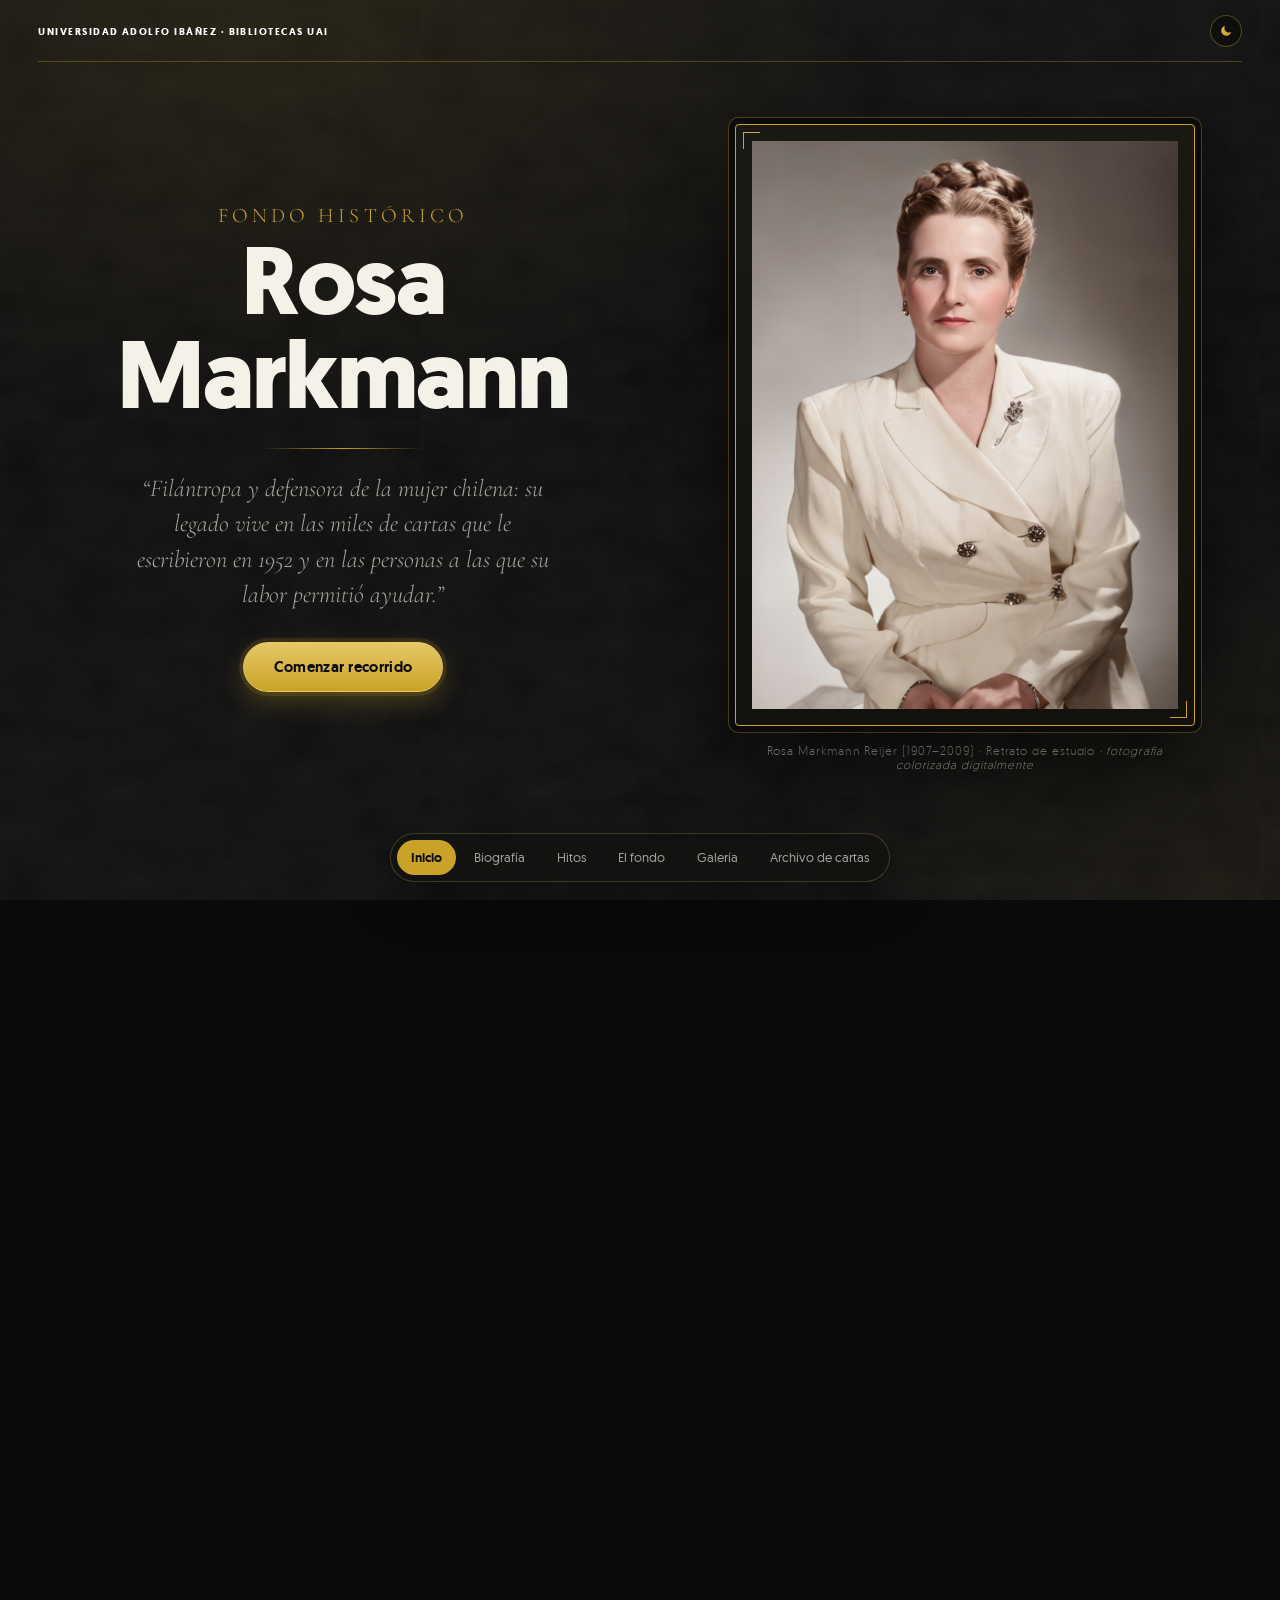
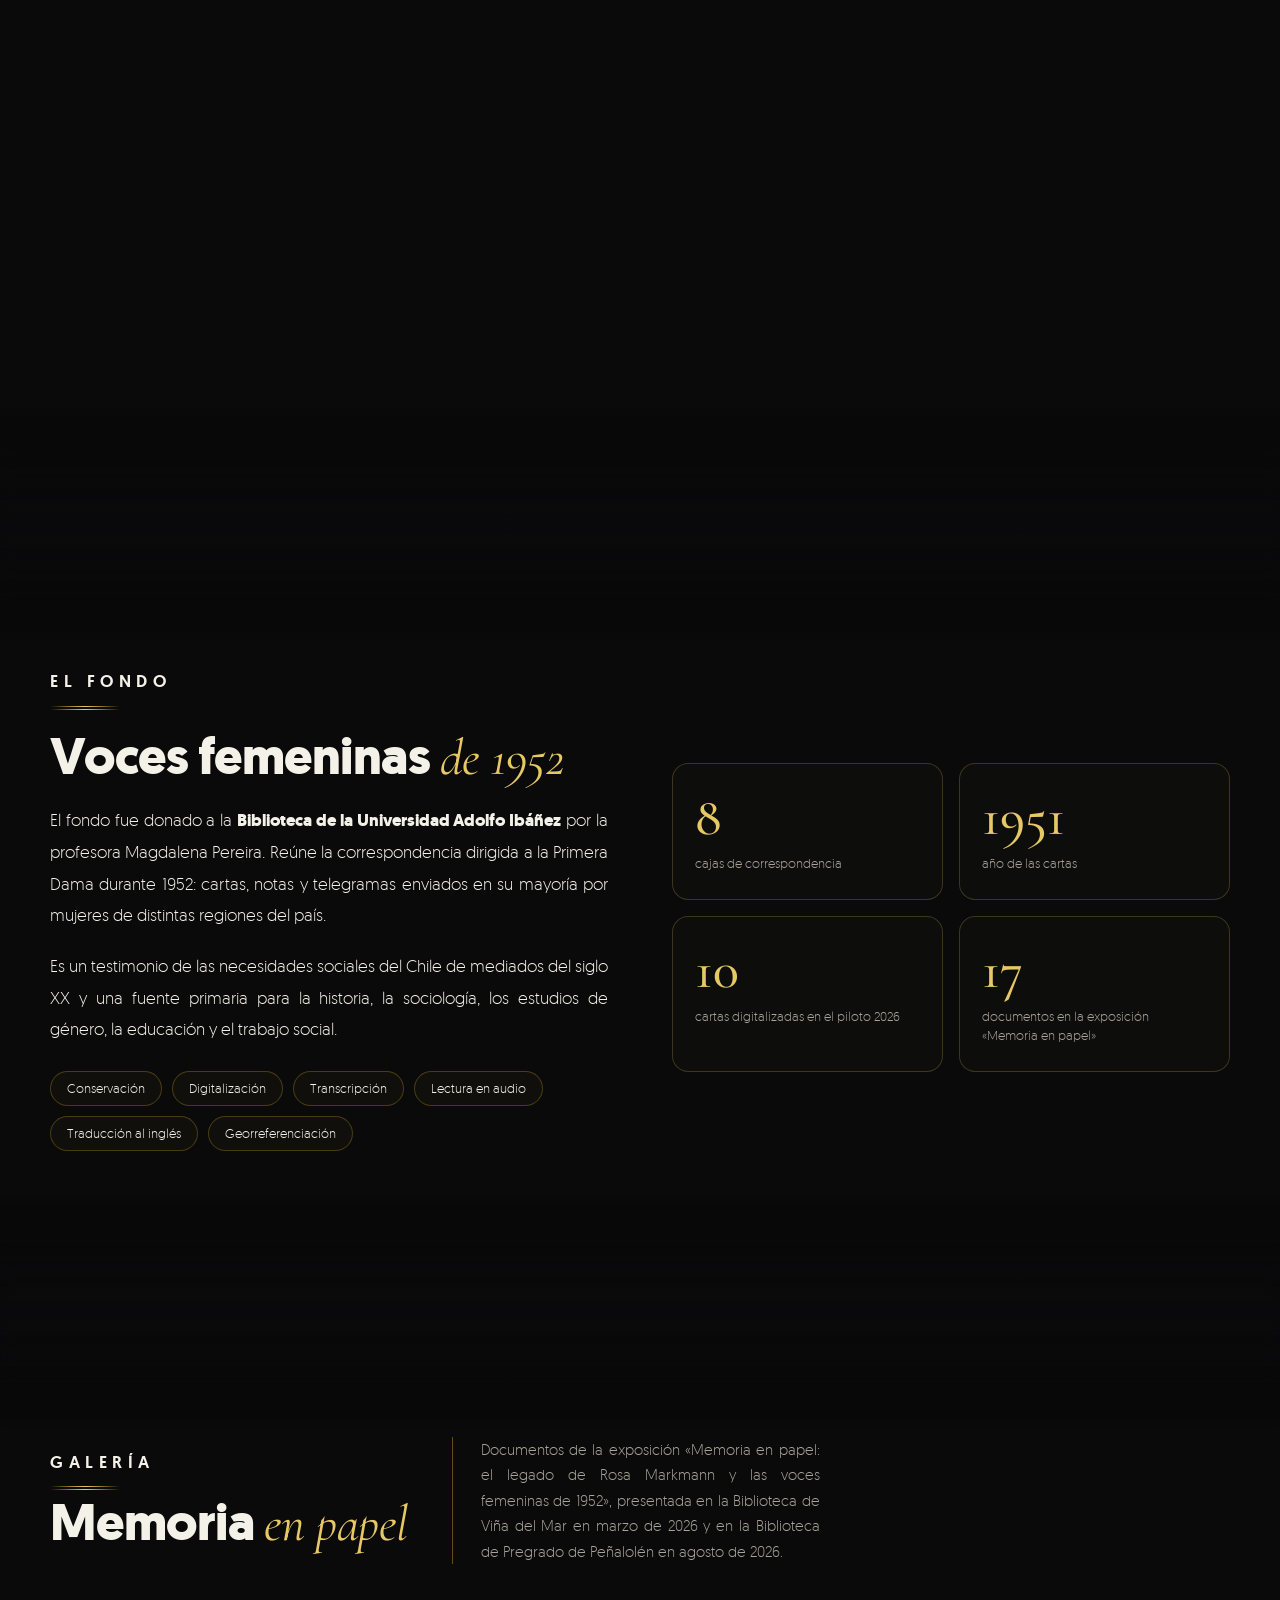
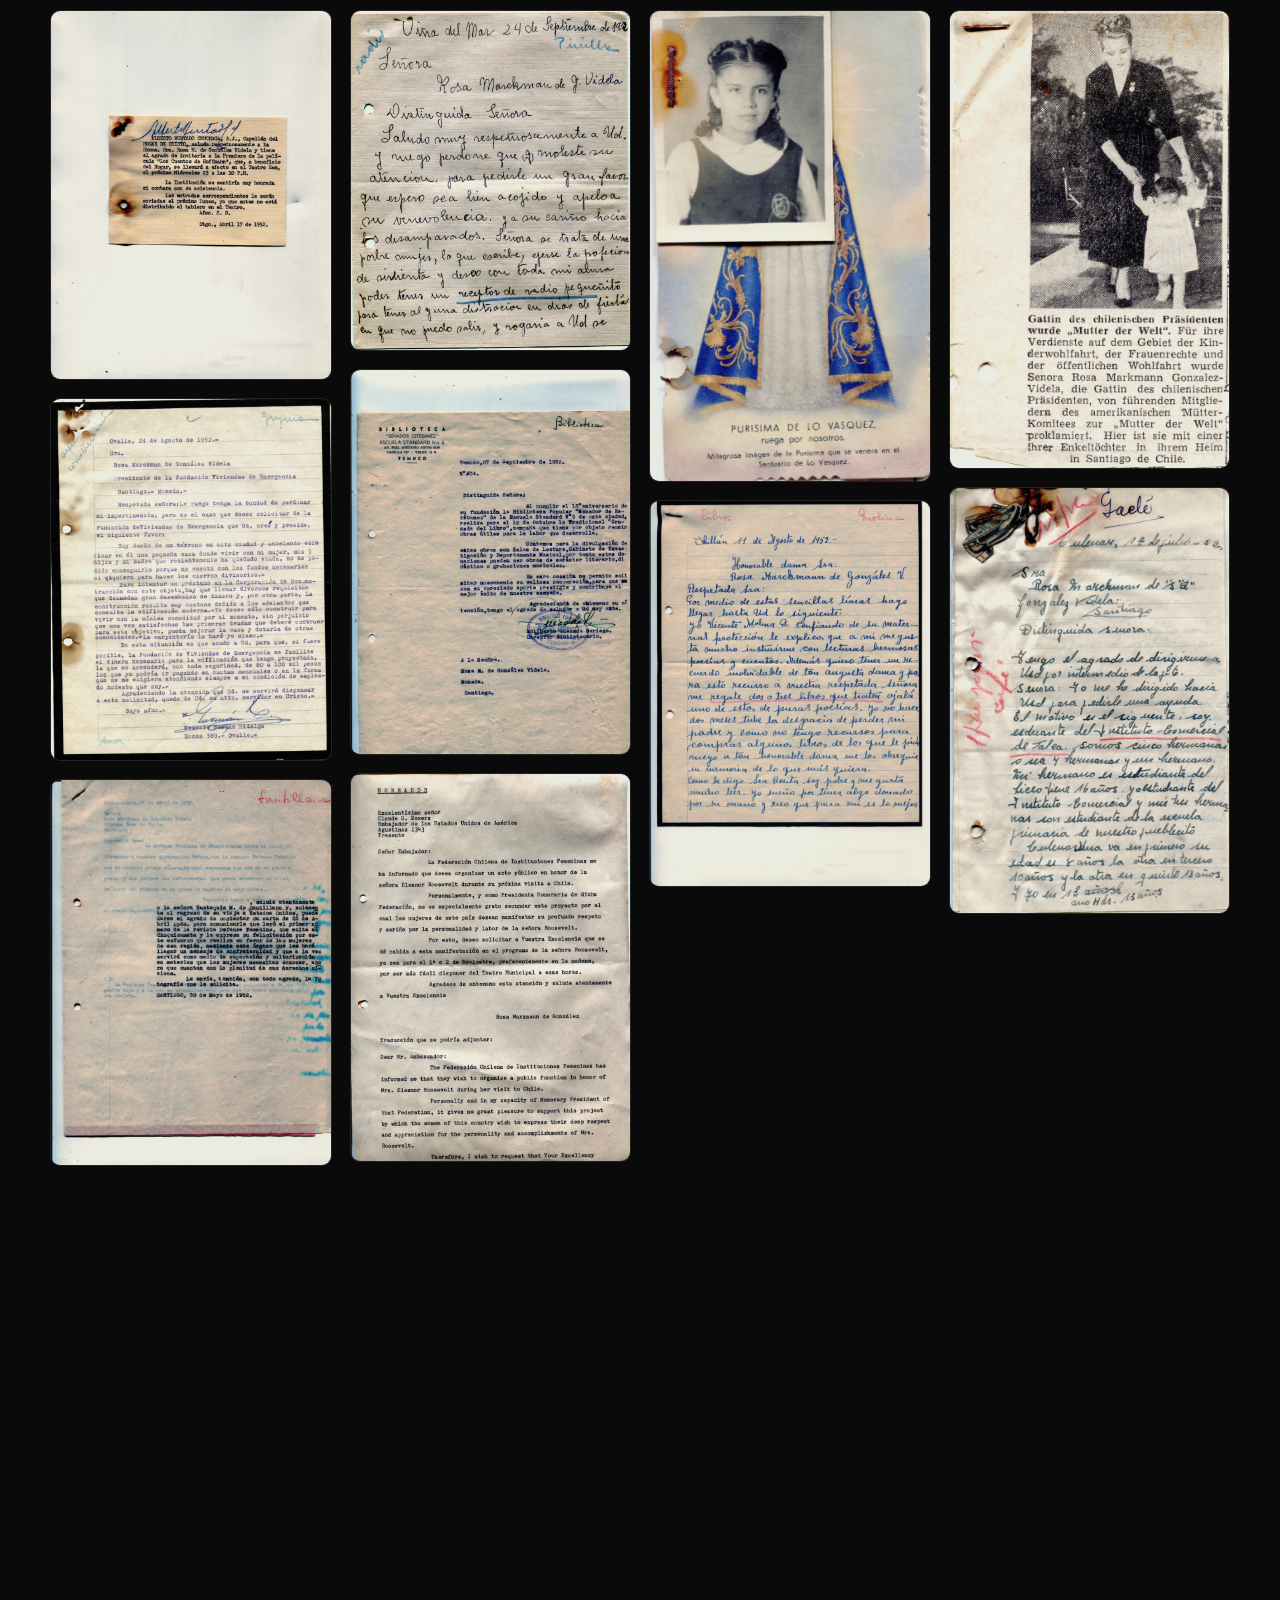
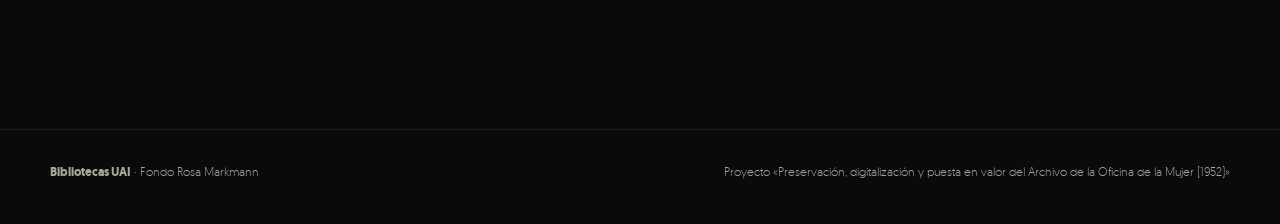
<file: index.html>
<!DOCTYPE html>
<html lang="es" data-p="1">
<head>
<meta charset="UTF-8">
<script>try{if(localStorage.getItem('rm-paleta')==='4')document.documentElement.dataset.p='4'}catch(e){}</script>
<meta name="viewport" content="width=device-width, initial-scale=1.0">
<title>Rosa Markmann — Fondo histórico · Bibliotecas UAI</title>
<meta name="description" content="Recorrido por el Fondo Rosa Markmann: biografía, hitos, el fondo documental y la galería de la exposición Memoria en papel. Bibliotecas UAI.">
<link rel="preconnect" href="https://fonts.googleapis.com">
<link rel="preconnect" href="https://fonts.gstatic.com" crossorigin>
<link href="https://fonts.googleapis.com/css2?family=Cormorant+Garamond:ital,wght@0,400;0,500;1,400&display=swap" rel="stylesheet">
<style>
  /* Tipografía de bibliotecas.uai.cl */
  @font-face{ font-family: 'Geomanist'; font-weight: 300; font-display: swap; src: url(fonts/geomanist-light.woff2) format('woff2'); }
  @font-face{ font-family: 'Geomanist'; font-weight: 400; font-display: swap; src: url(fonts/geomanist-regular.woff2) format('woff2'); }
  @font-face{ font-family: 'Geomanist'; font-weight: 500; font-display: swap; src: url(fonts/geomanist-medium.woff2) format('woff2'); }
  @font-face{ font-family: 'Geomanist'; font-weight: 700; font-display: swap; src: url(fonts/geomanist-bold.woff2) format('woff2'); }

  /* ---------- Paletas: 1 dorado (por defecto) · 4 plata ---------- */
  :root{
    --bg: #0a0a0b;
    --ink: #f4f1e8; --ink-dim: #a8a49a;
    --acc: #c9a227; --acc-2: #e6c866; --acc-dim: #8a7127; --acc-rgb: 201,162,39;
    --line: rgba(201,162,39,0.30); --line-soft: rgba(244,241,232,0.08);
    --glass: rgba(18,17,14,0.55); --glass-line: rgba(230,200,102,0.22);
    --sheen: linear-gradient(100deg, #f4f1e8 0%, #f4f1e8 40%, #eadba8 50%, #f4f1e8 60%, #f4f1e8 100%);
    --stone: url("data:image/svg+xml,%3Csvg%20xmlns%3D%27http%3A//www.w3.org/2000/svg%27%20width%3D%27420%27%20height%3D%27420%27%3E%20%3Cfilter%20id%3D%27s%27%3E%20%3CfeTurbulence%20type%3D%27fractalNoise%27%20baseFrequency%3D%270.018%200.028%27%20numOctaves%3D%273%27%20seed%3D%2711%27%20stitchTiles%3D%27stitch%27%20result%3D%27t%27/%3E%20%3CfeColorMatrix%20in%3D%27t%27%20type%3D%27matrix%27%20values%3D%270%200%200%200%200.83%20%200%200%200%200%200.74%20%200%200%200%200%200.52%20%200%200%200%200.05%200%27/%3E%20%3C/filter%3E%20%3Crect%20width%3D%27100%25%27%20height%3D%27100%25%27%20filter%3D%27url%28%23s%29%27/%3E%20%3C/svg%3E");
    --grain: url("data:image/svg+xml,%3Csvg%20xmlns%3D%27http%3A//www.w3.org/2000/svg%27%20width%3D%27160%27%20height%3D%27160%27%3E%3Cfilter%20id%3D%27n%27%3E%3CfeTurbulence%20type%3D%27fractalNoise%27%20baseFrequency%3D%270.9%27%20numOctaves%3D%272%27%20stitchTiles%3D%27stitch%27/%3E%3CfeColorMatrix%20type%3D%27matrix%27%20values%3D%270%200%200%200%201%20%200%200%200%200%201%20%200%200%200%200%201%20%200%200%200%200.035%200%27/%3E%3C/filter%3E%3Crect%20width%3D%27100%25%27%20height%3D%27100%25%27%20filter%3D%27url%28%23n%29%27/%3E%3C/svg%3E");
    --nav-h: 64px;
  }
  html[data-p="4"]{
    --ink: #f4f4f5; --ink-dim: #a5a9af;
    --acc: #c3c8cf; --acc-2: #eceef1; --acc-dim: #6c727b; --acc-rgb: 195,200,207;
    --line: rgba(195,200,207,0.30);
    --glass: rgba(16,16,18,0.55); --glass-line: rgba(220,224,230,0.22);
    --sheen: linear-gradient(100deg, #f4f4f5 0%, #f4f4f5 40%, #cfd2d7 50%, #f4f4f5 60%, #f4f4f5 100%);
    --stone: url("data:image/svg+xml,%3Csvg%20xmlns%3D%27http%3A//www.w3.org/2000/svg%27%20width%3D%27420%27%20height%3D%27420%27%3E%20%3Cfilter%20id%3D%27s%27%3E%20%3CfeTurbulence%20type%3D%27fractalNoise%27%20baseFrequency%3D%270.018%200.028%27%20numOctaves%3D%273%27%20seed%3D%2711%27%20stitchTiles%3D%27stitch%27%20result%3D%27t%27/%3E%20%3CfeColorMatrix%20in%3D%27t%27%20type%3D%27matrix%27%20values%3D%270%200%200%200%200.80%20%200%200%200%200%200.81%20%200%200%200%200%200.84%20%200%200%200%200.05%200%27/%3E%20%3C/filter%3E%20%3Crect%20width%3D%27100%25%27%20height%3D%27100%25%27%20filter%3D%27url%28%23s%29%27/%3E%20%3C/svg%3E");
  }

  *{ box-sizing: border-box; }
  html{ scroll-behavior: smooth; }
  body{
    margin: 0; background: var(--bg); color: var(--ink);
    font-family: 'Geomanist', system-ui, sans-serif; font-weight: 300;
    -webkit-font-smoothing: antialiased; overflow-x: hidden;
  }
  .serif{ font-family: 'Cormorant Garamond', serif; }
  /* Nombres de la universidad y la biblioteca: misma letra del título */
  .uai{ font-family: 'Geomanist', sans-serif; font-weight: 700; }
  a{ color: inherit; }

  /* Fondo de mármol fijo, con un resplandor que se desplaza según la sección */
  .backdrop{
    position: fixed; inset: 0; z-index: -2; pointer-events: none;
    background:
      radial-gradient(ellipse 1100px 700px at var(--gx, 20%) var(--gy, 0%), rgba(var(--acc-rgb),0.10), transparent 60%),
      radial-gradient(ellipse 900px 600px at 100% 100%, rgba(var(--acc-rgb),0.05), transparent 60%),
      var(--stone) 0 0 / 420px 420px, var(--grain) 0 0 / 160px 160px,
      linear-gradient(180deg, #0d0d0e, #0a0a0b 40%, #0c0c0d);
    transition: --gx 1.2s ease, --gy 1.2s ease;
  }
  @property --gx{ syntax: '<percentage>'; inherits: true; initial-value: 20%; }
  @property --gy{ syntax: '<percentage>'; inherits: true; initial-value: 0%; }
  body[data-scene="biografia"] :is(.backdrop, .franja){ --gx: 85%; --gy: 20%; }
  body[data-scene="hitos"] :is(.backdrop, .franja){ --gx: 50%; --gy: 50%; }
  body[data-scene="fondo"] :is(.backdrop, .franja){ --gx: 10%; --gy: 70%; }
  body[data-scene="galeria"] :is(.backdrop, .franja){ --gx: 90%; --gy: 90%; }
  body[data-scene="archivo"] :is(.backdrop, .franja){ --gx: 50%; --gy: 100%; }

  /* ---------- Menú de vidrio ---------- */
  .nav{
    position: fixed; top: 14px; left: 50%; transform: translateX(-50%); z-index: 50;
    width: min(1180px, calc(100% - 28px)); height: var(--nav-h);
    display: flex; align-items: center; justify-content: space-between; gap: 18px; padding: 0 22px;
    border-radius: 999px; border: 1px solid var(--glass-line);
    background: var(--glass); backdrop-filter: blur(18px) saturate(1.3); -webkit-backdrop-filter: blur(18px) saturate(1.3);
    box-shadow: 0 18px 50px rgba(0,0,0,0.35);
    transition: transform .5s cubic-bezier(.2,.7,.2,1), opacity .5s ease;
  }
  .nav.hide{ transform: translate(-50%, -120%); opacity: 0; }
  .nav{ padding-left: 12px; padding-right: 12px; }
  /* Comenzar recorrido: el botón destacado del menú, a la derecha */
  .nav-cta{
    position: relative; overflow: hidden; flex-shrink: 0; display: inline-flex; align-items: center; gap: 10px;
    padding: 11px 22px; border-radius: 999px; text-decoration: none; white-space: nowrap;
    font-size: 14px; font-weight: 500; letter-spacing: .02em; color: #0a0a0b;
    background: linear-gradient(180deg, var(--acc-2), var(--acc)); border: 1px solid var(--acc-2);
    box-shadow: 0 0 0 4px rgba(var(--acc-rgb),0.14), 0 10px 26px rgba(var(--acc-rgb),0.28);
    transition: transform .2s ease, box-shadow .2s ease;
  }
  .nav-cta::after{ content: ""; position: absolute; inset: 0; transform: translateX(-120%);
    background: linear-gradient(100deg, transparent 30%, rgba(255,255,255,0.55) 50%, transparent 70%); animation: cta-brillo 4.5s ease-in-out 1.2s infinite; }
  @keyframes cta-brillo{ 0%, 70%{ transform: translateX(-120%); } 100%{ transform: translateX(120%); } }
  .nav-cta span{ transition: transform .2s ease; }
  .nav-cta:hover{ transform: translateY(-1px); box-shadow: 0 0 0 6px rgba(var(--acc-rgb),0.18), 0 14px 32px rgba(var(--acc-rgb),0.36); }
  .nav-cta:hover span{ transform: translateY(2px); }
  @media (prefers-reduced-motion: reduce){ .nav-cta::after{ animation: none; } }
  .links{ display: flex; gap: 4px; list-style: none; margin: 0; padding: 0; }
  .links a{
    display: block; padding: 9px 14px; border-radius: 999px; text-decoration: none;
    font-size: 13px; font-weight: 400; color: var(--ink-dim); transition: color .2s ease, background .2s ease;
  }
  .links a:hover{ color: var(--ink); }
  .links a.on{ color: #0a0a0b; background: var(--acc); font-weight: 500; }
  .nav-progress{ position: absolute; left: 26px; right: 26px; bottom: -1px; height: 1px; background: transparent; overflow: hidden; border-radius: 1px; }
  .nav-progress i{ display: block; height: 100%; width: 100%; transform-origin: left; transform: scaleX(var(--prog, 0)); background: linear-gradient(90deg, transparent, var(--acc-2), var(--acc)); }
  .menu-btn{ display: none; }
  @media (max-width: 900px){
    .menu-btn{ order: -1; }
    .nav-cta{ padding: 10px 16px; font-size: 13px; }
    .links{ display: none; position: absolute; top: calc(100% + 10px); left: 0; flex-direction: column; padding: 8px; border-radius: 18px;
      background: var(--glass); backdrop-filter: blur(18px); border: 1px solid var(--glass-line); }
    .nav.open .links{ display: flex; }
    .menu-btn{ display: inline-flex; width: 40px; height: 40px; border-radius: 50%; align-items: center; justify-content: center;
      border: 1px solid var(--glass-line); background: transparent; color: var(--ink); cursor: pointer; }
  }

  /* ---------- Escenas ---------- */
  section{ position: relative; }
  .wrap{ width: min(1180px, calc(100% - 40px)); margin: 0 auto; }
  .eyebrow{ font-size: 11px; letter-spacing: .32em; text-transform: uppercase; color: var(--acc); font-weight: 500; margin: 0 0 14px; }
  .eyebrow::after{ content: ""; display: block; width: 70px; height: 4px; margin-top: 12px;
    background: linear-gradient(90deg, transparent, var(--acc-dim), var(--acc-2), var(--acc-dim), transparent) top/100% 1px no-repeat,
                linear-gradient(90deg, transparent, var(--acc-dim), var(--acc-2), var(--acc-dim), transparent) bottom/100% 1px no-repeat; }
  .center .eyebrow::after{ margin-left: auto; margin-right: auto; }
  h2.title{ font-weight: 700; font-size: clamp(30px, 4vw, 52px); line-height: 1.05; margin: 0 0 18px; letter-spacing: -0.01em; }
  h2.title em{ font-family: 'Cormorant Garamond', serif; font-style: italic; font-weight: 400; color: var(--acc-2); }

  /* Aparición al desplazarse: de difuminado y transparente a nítido */
  .reveal{ opacity: 0; transform: translateY(34px); filter: blur(8px); transition: opacity 1.1s cubic-bezier(.2,.7,.2,1), transform 1.1s cubic-bezier(.2,.7,.2,1), filter 1.1s ease; transition-delay: var(--d, 0s); }
  .reveal.in{ opacity: 1; transform: none; filter: none; }

  /* Velo de vidrio entre escenas */
  .veil{ height: 26vh; margin-top: -13vh; margin-bottom: -13vh; position: relative; z-index: 2; pointer-events: none;
    background: linear-gradient(180deg, transparent, rgba(10,10,11,0.55) 50%, transparent);
    backdrop-filter: blur(6px); -webkit-backdrop-filter: blur(6px);
    -webkit-mask-image: linear-gradient(180deg, transparent, #000 40%, #000 60%, transparent); mask-image: linear-gradient(180deg, transparent, #000 40%, #000 60%, transparent); }

  /* 1 · Portada */
  .hero{ min-height: 100svh; display: grid; place-items: center; overflow: hidden; padding: calc(var(--nav-h) + 40px) 0 60px; }
  .hero-grid{ display: grid; grid-template-columns: 1.05fr .95fr; gap: clamp(28px, 5vw, 80px); align-items: center; }
  .hero-text{ text-align: center; transform: translateY(calc(var(--sy, 0) * 0.18px)); opacity: calc(1 - var(--sy, 0) / 700); }
  .hero-inst{ font-family: 'Geomanist', sans-serif; font-size: clamp(13px, 1.2vw, 16px); letter-spacing: .12em; text-transform: uppercase; font-weight: 700; color: var(--acc-2); white-space: nowrap; margin: 0 0 30px;
    padding-bottom: 12px; border-bottom: 1px solid var(--line); }
  .hero-eyebrow{ font-family: 'Cormorant Garamond', serif; font-size: clamp(16px, 1.6vw, 21px); letter-spacing: .2em; text-transform: uppercase; color: var(--acc); margin: 0 0 6px; }
  .hero h1{
    font-weight: 700; font-size: clamp(48px, 7.5vw, 104px); line-height: .98; margin: 0; letter-spacing: -0.02em;
    background: var(--sheen); background-size: 260% 100%; -webkit-background-clip: text; background-clip: text; color: transparent;
    animation: sheen 11s ease-in-out 1.5s infinite;
  }
  @keyframes sheen{ 0%{ background-position: 100% 0; } 38%, 100%{ background-position: 0% 0; } }
  .hero-rule{ width: 160px; height: 1px; margin: 26px auto 22px; background: linear-gradient(90deg, transparent, var(--acc), transparent); }
  .hero-sub{ font-family: 'Cormorant Garamond', serif; font-style: italic; font-size: clamp(19px, 1.9vw, 25px); line-height: 1.45; color: var(--ink-dim); max-width: 34ch; margin: 0 auto 34px; }
  .btn{
    display: inline-flex; align-items: center; gap: 10px; padding: 14px 24px; border-radius: 999px; text-decoration: none;
    font-size: 13.5px; font-weight: 500; letter-spacing: .02em; cursor: pointer;
    color: var(--ink); border: 1px solid var(--line); background: rgba(var(--acc-rgb),0.06);
    backdrop-filter: blur(8px); transition: border-color .2s ease, background .2s ease, transform .2s ease;
  }
  .btn:hover{ border-color: var(--acc-2); background: rgba(var(--acc-rgb),0.14); transform: translateY(-2px); }
  .btn.solid{ background: var(--acc); color: #0a0a0b; border-color: var(--acc); }
  .btn.solid:hover{ background: var(--acc-2); }
  .hero-photo{ position: relative; justify-self: center; width: min(420px, 100%); transform: translateY(calc(var(--sy, 0) * -0.12px)); }
  .frame{
    position: relative; padding: 16px; border-radius: 4px; border: 1px solid var(--acc);
    background: linear-gradient(180deg, #1b1913, #12110d);
    box-shadow: 0 0 0 6px #0b0b0c, 0 0 0 7px var(--line), 0 40px 90px rgba(0,0,0,0.6);
  }
  html[data-p="4"] .frame{ background: linear-gradient(180deg, #1b1b1d, #121213); }
  .frame::before, .frame::after{ content: ""; position: absolute; width: 16px; height: 16px; border: 1px solid var(--acc); }
  .frame::before{ top: 7px; left: 7px; border-right: 0; border-bottom: 0; }
  .frame::after{ bottom: 7px; right: 7px; border-left: 0; border-top: 0; }
  .frame img{ display: block; width: 100%; }
  .nota{ opacity: .75; font-style: italic; }
  .pie{ margin: 14px 0 0; text-align: center; font-size: 11.5px; letter-spacing: .06em; color: var(--ink-dim); }
  .hero-photo figcaption{ margin-top: 18px; text-align: center; font-size: 11.5px; letter-spacing: .08em; color: var(--ink-dim); }
  .scroll-cue{ position: absolute; bottom: 24px; left: 50%; transform: translateX(-50%); display: flex; flex-direction: column; align-items: center; gap: 8px;
    font-size: 10px; letter-spacing: .3em; text-transform: uppercase; color: var(--ink-dim); opacity: calc(1 - var(--sy, 0) / 200); }
  .scroll-cue i{ width: 1px; height: 46px; background: linear-gradient(180deg, var(--acc), transparent); animation: cue 2.2s ease-in-out infinite; transform-origin: top; }
  @keyframes cue{ 0%{ transform: scaleY(0); opacity: 1; } 60%{ transform: scaleY(1); opacity: 1; } 100%{ transform: scaleY(1); opacity: 0; } }
  @media (max-width: 900px){
    /* En celular: primero el título, luego la foto; sin desvanecer al desplazarse */
    .hero{ padding-top: calc(var(--nav-h) + 46px); }
    .hero-grid{ grid-template-columns: 1fr; text-align: center; gap: 34px; }
    .hero-text, .hero-photo{ transform: none !important; opacity: 1 !important; }
    .hero h1{ font-size: clamp(44px, 13vw, 66px); }
    .hero-inst{ font-size: 11.5px; letter-spacing: .08em; }
    .hero-photo{ width: min(270px, 74%); }
    .scroll-cue{ display: none; }
  }

  /* 2 · Biografía: el retrato queda fijo mientras el texto avanza */
  .bio{ padding: 18vh 0 14vh; }
  .bio-grid{ display: grid; grid-template-columns: .85fr 1.15fr; gap: clamp(28px, 6vw, 90px); align-items: start; }
  .bio-sticky{ position: sticky; top: calc(var(--nav-h) + 50px); }
  .bio-sticky .frame img{ filter: brightness(calc(0.8 + var(--bp, 0) * 0.2)); transform: scale(calc(1.08 - var(--bp, 0) * 0.08)); transform-origin: center 30%; transition: none; }
  .bio-sticky .frame{ overflow: hidden; }
  .bio-dates{ display: flex; justify-content: space-between; margin-top: 16px; font-size: 12px; letter-spacing: .14em; color: var(--ink-dim); }
  .bio-dates b{ color: var(--acc-2); font-weight: 500; }
  .bio-text p{ font-size: clamp(17px, 1.35vw, 19px); line-height: 1.85; margin: 0 0 26px; color: var(--ink); }
  /* Los párrafos de lectura van justificados en todo el sitio */
  .bio-text p:not(.eyebrow), .hito p:not(.year), .hp-card p:not(.year), .fondo-text p:not(.eyebrow), .gal-head p:not(.eyebrow){ text-align: justify; hyphens: auto; }
  .bio-text .quote p{ text-align: center; }
  .bio-text p.lead::first-letter{ -webkit-initial-letter: 2; initial-letter: 2; font-weight: 700; color: var(--acc-2); margin-right: .12em; }
  .quote{
    margin: 46px 0; padding: 34px 30px; text-align: center; border-radius: 16px;
    background: rgba(var(--acc-rgb),0.05); border: 1px solid var(--glass-line); backdrop-filter: blur(10px);
  }
  .quote p{ font-family: 'Cormorant Garamond', serif; font-style: italic; font-size: clamp(22px, 2.2vw, 30px); line-height: 1.35; color: var(--acc-2); margin: 0 0 14px !important; }
  .quote cite{ font-style: normal; font-size: 11px; letter-spacing: .14em; text-transform: uppercase; color: var(--ink-dim); }
  .bio-text h3{ font-weight: 500; font-size: 13px; letter-spacing: .22em; text-transform: uppercase; color: var(--acc); margin: 40px 0 16px; }
  @media (max-width: 900px){
    .bio-grid{ grid-template-columns: 1fr; }
    .bio-sticky{ position: relative; top: 0; width: min(320px, 85%); margin: 0 auto; }
  }

  /* 3 · Hitos: línea de tiempo horizontal, movida por el desplazamiento vertical */
  .hitos{ height: 420vh; }
  .hitos-sticky{ position: sticky; top: 0; height: 100svh; overflow: hidden; display: flex; flex-direction: column; justify-content: center; }
  .hitos-head{ padding-top: calc(var(--nav-h) + 20px); }
  .track-wrap{ position: relative; margin-top: 34px; }
  .track-line{ position: absolute; left: 0; right: 0; top: 26px; height: 1px; background: linear-gradient(90deg, transparent, var(--line) 8%, var(--line) 92%, transparent); }
  .track{ display: flex; gap: 26px; padding: 0 max(20px, calc((100vw - 1180px) / 2)); transform: translateX(calc(var(--hx, 0) * -1px)); will-change: transform; }
  .hito{ flex: 0 0 min(340px, 78vw); position: relative; padding-top: 58px; }
  .hito::before{ content: ""; position: absolute; top: 20px; left: 0; width: 13px; height: 13px; border-radius: 50%; background: var(--bg); border: 1px solid var(--acc); box-shadow: 0 0 0 5px rgba(var(--acc-rgb),0.10); }
  .hito.on::before{ background: var(--acc); }
  .hito .card{
    padding: 26px 24px 24px; border-radius: 16px; min-height: 236px;
    background: var(--glass); border: 1px solid var(--glass-line); backdrop-filter: blur(14px); -webkit-backdrop-filter: blur(14px);
    box-shadow: 0 24px 60px rgba(0,0,0,0.35);
    opacity: .38; transform: scale(.94); filter: blur(1.5px);
    transition: opacity .6s ease, transform .6s cubic-bezier(.2,.7,.2,1), filter .6s ease, border-color .6s ease;
  }
  .hito.on .card{ opacity: 1; transform: none; filter: none; border-color: rgba(var(--acc-rgb),0.45); }
  .hito .year{ font-family: 'Cormorant Garamond', serif; font-size: 44px; line-height: 1; color: var(--acc-2); margin: 0 0 12px; }
  .hito h3{ font-weight: 500; font-size: 18px; margin: 0 0 10px; }
  .hito p{ font-size: 14.5px; line-height: 1.65; color: var(--ink-dim); margin: 0; }
  .hito .tag{ display: inline-block; margin-top: 14px; font-size: 10px; letter-spacing: .18em; text-transform: uppercase; color: var(--acc); }
  .hitos-count{ margin-top: 28px; font-size: 13px; letter-spacing: .14em; color: var(--ink); }
  .hitos-count b{ color: var(--acc-2); font-weight: 700; font-size: 15px; }

  /* Flechas de la línea de tiempo: bien visibles, a la altura de las tarjetas */
  .tl-arrow{
    position: absolute; top: 146px; z-index: 3; width: 54px; height: 54px; border-radius: 50%; cursor: pointer;
    display: grid; place-items: center; color: var(--acc-2);
    background: rgba(var(--acc-rgb),0.14); border: 1.5px solid var(--acc); backdrop-filter: blur(10px); -webkit-backdrop-filter: blur(10px);
    box-shadow: 0 0 0 5px rgba(var(--acc-rgb),0.08), 0 10px 26px rgba(0,0,0,0.45);
    transition: opacity .2s ease, transform .2s ease, background .2s ease, color .2s ease;
  }
  .tl-arrow:hover{ background: var(--acc); color: #0a0a0b; transform: scale(1.06); }
  .tl-arrow:disabled{ opacity: .25; cursor: default; transform: none; background: rgba(var(--acc-rgb),0.06); color: var(--acc-2); }
  .tl-arrow svg{ width: 20px; height: 20px; stroke-width: 2; }
  .tl-arrow.prev{ left: max(14px, calc((100vw - 1180px) / 2 - 58px)); }
  .tl-arrow.next{ right: max(14px, calc((100vw - 1180px) / 2 - 58px)); }
  .track-wrap{ touch-action: pan-y; cursor: grab; user-select: none; -webkit-user-select: none; }
  .track-wrap.drag{ cursor: grabbing; }
  .hito .card{ cursor: pointer; }
  .hito .mas{ display: inline-flex; gap: 6px; margin-top: 16px; font-size: 11.5px; color: var(--acc-2); opacity: .85; }
  .hitos-hint{ margin-left: 14px; opacity: .7; }

  /* Panel desplegable de cada hito */
  .hp{ position: fixed; inset: 0; z-index: 90; display: grid; place-items: center; padding: 24px;
    background: rgba(6,6,7,0.6); backdrop-filter: blur(14px); -webkit-backdrop-filter: blur(14px);
    opacity: 0; visibility: hidden; transition: opacity .4s ease, visibility 0s linear .4s; }
  .hp.show{ opacity: 1; visibility: visible; transition: opacity .4s ease; }
  .hp-card{ position: relative; width: min(760px, 100%); max-height: calc(100svh - 48px); overflow: auto;
    padding: clamp(26px, 4vw, 44px); border-radius: 20px;
    background: rgba(18,17,14,0.82); border: 1px solid rgba(var(--acc-rgb),0.45);
    box-shadow: 0 40px 100px rgba(0,0,0,0.6);
    transform: translateY(18px) scale(.97); filter: blur(4px); transition: transform .55s cubic-bezier(.2,.7,.2,1), filter .55s ease; }
  html[data-p="4"] .hp-card{ background: rgba(16,16,18,0.84); }
  .hp.show .hp-card{ transform: none; filter: none; }
  .hp-card .year{ font-family: 'Cormorant Garamond', serif; font-size: 52px; line-height: 1; color: var(--acc-2); margin: 0 0 10px; }
  .hp-card h3{ font-weight: 500; font-size: clamp(22px, 2.4vw, 28px); margin: 0 0 6px; }
  .hp-card .tag{ display: inline-block; font-size: 10.5px; letter-spacing: .18em; text-transform: uppercase; color: var(--acc); }
  .hp-card .rule{ height: 1px; margin: 20px 0; background: linear-gradient(90deg, var(--acc), transparent); }
  .hp-card p{ font-size: 16px; line-height: 1.8; color: var(--ink); margin: 0 0 14px; }
  .hp-media{ display: grid; grid-template-columns: repeat(auto-fill, minmax(130px, 1fr)); gap: 12px; margin-top: 22px; }
  .hp-media button{ padding: 0; border: 1px solid var(--line); border-radius: 8px; overflow: hidden; background: #111; cursor: zoom-in; text-align: left; color: var(--ink); }
  .hp-media img{ display: block; width: 100%; aspect-ratio: 3/4; object-fit: cover; object-position: top; transition: transform .6s ease; }
  .hp-media button:hover img{ transform: scale(1.05); }
  .hp-media span{ display: block; padding: 8px 10px; font-size: 11.5px; line-height: 1.35; color: var(--ink-dim); }
  .hp-cartas{ display: flex; flex-wrap: wrap; gap: 10px; margin-top: 22px; }
  .hp-cartas a{ font-size: 13px; padding: 10px 16px; }
  .hp-close{ position: absolute; top: 16px; right: 16px; width: 40px; height: 40px; border-radius: 50%; cursor: pointer;
    color: var(--ink); background: transparent; border: 1px solid var(--glass-line); font-size: 16px; }
  .hp-nav{ display: flex; justify-content: space-between; gap: 10px; margin-top: 28px; padding-top: 18px; border-top: 1px solid var(--line-soft); }
  .hp-nav button{ background: none; border: 0; color: var(--ink-dim); font: inherit; font-size: 13px; cursor: pointer; padding: 6px 0; }
  .hp-nav button:hover{ color: var(--acc-2); }
  .hp-nav button:disabled{ opacity: .25; cursor: default; }

  /* 4 · El fondo */
  .fondo{ padding: 16vh 0; }
  .fondo-grid{ display: grid; grid-template-columns: 1fr 1fr; gap: clamp(28px, 5vw, 80px); align-items: center; }
  .fondo-text p{ font-size: 17px; line-height: 1.85; color: var(--ink); margin: 0 0 20px; }
  .stats{ display: grid; grid-template-columns: 1fr 1fr; gap: 16px; }
  .stat{ padding: 26px 22px; border-radius: 16px; background: var(--glass); border: 1px solid var(--glass-line); backdrop-filter: blur(12px); }
  .stat b{ display: block; font-family: 'Cormorant Garamond', serif; font-weight: 500; font-size: 54px; line-height: 1; color: var(--acc-2); }
  .stat span{ display: block; margin-top: 10px; font-size: 13px; line-height: 1.45; color: var(--ink-dim); }
  .proceso{ display: flex; flex-wrap: wrap; gap: 10px; margin-top: 26px; list-style: none; padding: 0; }
  .proceso li{ padding: 9px 16px; border-radius: 999px; border: 1px solid var(--line); font-size: 12.5px; color: var(--ink); background: rgba(var(--acc-rgb),0.04); }
  @media (max-width: 900px){ .fondo-grid{ grid-template-columns: 1fr; } }

  /* 5 · Galería */
  .galeria{ padding: 14vh 0 12vh; }
  .gal-head{ display: flex; justify-content: flex-start; align-items: flex-end; gap: 20px 44px; flex-wrap: wrap; margin-bottom: 40px; }
  .gal-head p{ max-width: 46ch; color: var(--ink-dim); line-height: 1.7; margin: 0 0 6px; font-size: 15px; padding-left: 28px; border-left: 1px solid rgba(201,162,39,.45); }
  .masonry{ columns: 4 240px; column-gap: 18px; }
  .pieza{ break-inside: avoid; margin: 0 0 18px; position: relative; border-radius: 10px; overflow: hidden; cursor: zoom-in;
    border: 1px solid var(--line-soft); background: #111; }
  .pieza img{ display: block; width: 100%; transition: transform 1.2s cubic-bezier(.2,.7,.2,1), filter .6s ease; filter: sepia(.25) brightness(.92); }
  .pieza:hover img{ transform: scale(1.045); filter: none; }
  .pieza figcaption{
    position: absolute; left: 10px; right: 10px; bottom: 10px; padding: 12px 14px; border-radius: 10px;
    background: var(--glass); backdrop-filter: blur(12px); -webkit-backdrop-filter: blur(12px); border: 1px solid var(--glass-line);
    transform: translateY(8px); opacity: .0; transition: opacity .35s ease, transform .35s ease;
  }
  .pieza:hover figcaption, .pieza:focus-visible figcaption{ opacity: 1; transform: none; }
  .pieza figcaption b{ display: block; font-weight: 500; font-size: 14px; }
  .pieza figcaption span{ display: block; margin-top: 3px; font-size: 11.5px; color: var(--ink-dim); }
  @media (hover: none){ .pieza figcaption{ opacity: 1; transform: none; } }

  /* Visor */
  .lb{ position: fixed; inset: 0; z-index: 100; display: grid; place-items: center; padding: 30px;
    background: rgba(6,6,7,0.72); backdrop-filter: blur(16px); -webkit-backdrop-filter: blur(16px);
    opacity: 0; visibility: hidden; transition: opacity .4s ease, visibility 0s linear .4s; }
  .lb.show{ opacity: 1; visibility: visible; transition: opacity .4s ease; }
  .lb figure{ margin: 0; max-width: min(900px, 92vw); text-align: center; transform: scale(.96); transition: transform .5s cubic-bezier(.2,.7,.2,1); }
  .lb.show figure{ transform: none; }
  .lb img{ max-height: 78vh; max-width: 100%; border-radius: 4px; box-shadow: 0 0 0 1px var(--line), 0 40px 90px rgba(0,0,0,0.6); }
  .lb figcaption{ margin-top: 16px; font-size: 14px; } .lb figcaption span{ color: var(--ink-dim); font-size: 12px; display: block; margin-top: 4px; }
  .lb button{ position: absolute; width: 46px; height: 46px; border-radius: 50%; cursor: pointer; color: var(--ink);
    background: var(--glass); border: 1px solid var(--glass-line); backdrop-filter: blur(10px); font-size: 18px; }
  .lb .x{ top: 22px; right: 22px; } .lb .prev{ left: 22px; top: 50%; } .lb .next{ right: 22px; top: 50%; }

  /* 6 · Archivo de cartas */
  .archivo{ padding: 14vh 0 18vh; }
  .archivo-card{
    position: relative; overflow: hidden; border-radius: 22px; padding: clamp(36px, 6vw, 80px); text-align: center;
    background: var(--glass); border: 1px solid var(--glass-line); backdrop-filter: blur(16px);
    box-shadow: 0 40px 100px rgba(0,0,0,0.45);
  }
  .archivo-card::before{ content: ""; position: absolute; inset: -40% -10% auto; height: 120%; pointer-events: none;
    background: radial-gradient(ellipse at 50% 0%, rgba(var(--acc-rgb),0.18), transparent 60%); }
  .archivo-card p{ max-width: 60ch; margin: 0 auto 28px; color: var(--ink-dim); line-height: 1.75; font-size: 16px; }
  /* La tarjeta como un sobre: solapa con sello arriba y pliegues desde las esquinas inferiores */
  /* proporción de sobre real (apaisado 8:5); la solapa cierra un poco antes de la mitad y todo el texto queda centrado bajo el sello */
  .archivo-card{ --w: min(960px, calc(100vw - 40px)); --solapa: calc(var(--w) * .25); max-width: 960px; aspect-ratio: 8 / 5; margin: 0 auto; border-radius: 6px;
    padding: calc(var(--solapa) + 52px) clamp(28px, 5vw, 64px) 44px; perspective: 1000px; display: flex; flex-direction: column; align-items: center; justify-content: flex-start; }
  .archivo-card .eyebrow{ margin-bottom: 12px; }
  .archivo-card h2.title{ font-size: clamp(26px, 3.2vw, 40px); margin-bottom: 14px; }
  .archivo-card > :is(p, h2, a){ position: relative; z-index: 2; }
  .sobre-pliegues, .sobre-solapa{ position: absolute; left: 0; top: 0; width: 100%; pointer-events: none; }
  /* como el ícono de sobre: los pliegues suben desde las esquinas inferiores y mueren en el borde de la solapa (los traza el script) */
  .sobre-pliegues{ height: 100%; z-index: 0; }
  .sobre-pliegues path{ fill: none !important; }
  .sobre-pliegues path{ fill: rgba(0,0,0,0.12); stroke: rgba(var(--acc-rgb),0.24); stroke-width: 1; vector-effect: non-scaling-stroke; }
  .sobre-solapa{ height: var(--solapa); z-index: 1; transform-origin: top; transition: transform .7s cubic-bezier(.2,.8,.2,1); }
  .sobre-solapa .cara{ fill: rgba(var(--acc-rgb),0.08); }
  .sobre-solapa{ filter: drop-shadow(0 8px 10px rgba(0,0,0,0.45)); }
  .sobre-solapa .borde{ fill: none; stroke: rgba(var(--acc-rgb),0.6); stroke-width: 1; vector-effect: non-scaling-stroke; }
  .sobre-sello{ position: absolute; z-index: 3; left: 50%; top: var(--solapa); width: 58px; height: 58px; margin: -29px 0 0 -29px; border-radius: 50%;
    display: grid; place-items: center; font-family: 'Cormorant Garamond', serif; font-weight: 600; font-size: 19px; letter-spacing: .04em; color: rgba(0,0,0,0.62);
    background: radial-gradient(circle at 35% 30%, var(--acc-2), var(--acc) 55%, var(--acc-dim));
    box-shadow: 0 6px 18px rgba(0,0,0,0.5), inset 0 0 0 4px rgba(0,0,0,0.12); transition: transform .7s cubic-bezier(.2,.8,.2,1), box-shadow .4s ease; }
  .archivo-card:hover .sobre-solapa{ transform: rotateX(32deg); }
  .archivo-card:hover .sobre-sello{ transform: translateY(calc(var(--solapa) * -0.16)) rotate(-8deg); box-shadow: 0 6px 22px rgba(var(--acc-rgb),0.35), inset 0 0 0 4px rgba(0,0,0,0.12); }
  @media (max-width: 900px){ .archivo-card{ aspect-ratio: auto; --solapa: clamp(120px, 34vw, 170px); padding-top: calc(var(--solapa) + 50px); } .sobre-sello{ width: 50px; height: 50px; margin: -25px 0 0 -25px; font-size: 17px; } }
  @media (prefers-reduced-motion: reduce){ .sobre-solapa, .sobre-sello{ transition: none; } }

  footer{ border-top: 1px solid var(--line-soft); padding: 34px 0 44px; font-size: 12px; color: var(--ink-dim); }
  footer .wrap{ display: flex; justify-content: space-between; gap: 16px; flex-wrap: wrap; }

  /* Franja institucional fija arriba, con la luna a la derecha */
  .franja{ position: fixed; z-index: 50; top: 0; left: 0; right: 0; height: 62px; display: flex; align-items: center; justify-content: space-between; gap: 16px;
    padding: 0 clamp(16px, 3vw, 40px);
    /* la misma textura del fondo, fija a la pantalla: la franja se funde con él, sin oscurecer */
    background:
      radial-gradient(ellipse 1100px 700px at var(--gx, 20%) var(--gy, 0%), rgba(var(--acc-rgb),0.10), transparent 60%),
      radial-gradient(ellipse 900px 600px at 100% 100%, rgba(var(--acc-rgb),0.05), transparent 60%),
      var(--stone) 0 0 / 420px 420px, var(--grain) 0 0 / 160px 160px,
      linear-gradient(180deg, #0d0d0e, #0a0a0b 40%, #0c0c0d);
    background-attachment: fixed; transition: --gx 1.2s ease, --gy 1.2s ease; }
  .franja::after{ content: ""; position: absolute; left: clamp(16px, 3vw, 40px); right: clamp(16px, 3vw, 40px); bottom: 0; height: 1px; background: rgba(var(--acc-rgb),0.32); }
  .franja-inst{ font-weight: 700; font-size: clamp(10px, .82vw, 12.5px); letter-spacing: .14em; text-transform: uppercase; color: #fff; white-space: nowrap; overflow: hidden; text-overflow: ellipsis; }

  /* Menú fijo abajo, compacto y siempre visible */
  .nav{ top: auto; bottom: 18px; width: auto; max-width: calc(100% - 24px); height: auto; padding: 6px; justify-content: center; }
  .nav.hide{ transform: translateX(-50%); opacity: 1; }
  .menu-btn{ display: none !important; }
  .links a{ white-space: nowrap; }

  /* Portada: todo centrado y el botón bajo la leyenda */
  .hero{ padding: 102px 0 110px; }
  .hero-sub{ margin: 0 auto 30px; max-width: 38ch; }
  .hero-cta{ padding: 14px 30px; font-size: 15px; }

  /* Nombre de cada sección: igual que en Biografía (tamaño y color) */
  p.eyebrow, .bio-text p.eyebrow, .fondo-text p.eyebrow, .gal-head p.eyebrow, .archivo-card p.eyebrow{
    font-size: clamp(17px, 1.35vw, 19px); color: var(--ink); line-height: 1.5; padding: 0; border: 0; max-width: none; }

  /* Viaje horizontal en escritorio: la portada sale a la izquierda, la biografía entra desde la derecha y luego los hitos */
  @media (min-width: 901px){
    .viaje-escena{ position: sticky; top: 0; height: 100vh; overflow: hidden; }
    .viaje-fila{ display: flex; width: 300vw; height: 100%; will-change: transform; }
    .viaje-fila > section{ flex: 0 0 100vw; height: 100vh; overflow: hidden; }
    .viaje .hero{ min-height: 0; place-items: start center; padding: var(--arriba, 104px) 0 0; }
    .viaje .hero-grid{ align-items: start; }
    .viaje .hero-text{ align-self: center; }
    .viaje .hero-photo, .viaje .bio-sticky{ width: min(460px, calc((100vh - 200px) * .75)); justify-self: center; }
    .viaje .hero-photo{ margin: 0; } .viaje .bio-sticky{ position: relative; top: 0; transform: none !important; opacity: 1 !important; filter: none !important; }
    .viaje .hero-photo .frame img, .viaje .bio-sticky .frame img{ aspect-ratio: 3 / 4; object-fit: cover; object-position: center top; }
    .viaje .hero-text, .viaje .hero-photo{ transform: none !important; opacity: 1 !important; }
    .viaje .bio{ padding: var(--arriba, 104px) 0 0; }
    .viaje .bio-text{ will-change: transform; }
    .hitos{ height: 580vh; }
  }

  /* Celular (al final, para que prime sobre las reglas generales) */
  @media (max-width: 640px){
    .masonry{ columns: 2; column-gap: 10px; }
    .pieza{ margin-bottom: 10px; border-radius: 8px; }
    .pieza figcaption{ position: static; opacity: 1; transform: none; border: 0; border-radius: 0; padding: 9px 10px; background: rgba(0,0,0,0.45); }
    .pieza figcaption b{ font-size: 12px; } .pieza figcaption span{ font-size: 10.5px; }
    .hito{ flex-basis: 80vw; }
    .hito .card{ min-height: 0; padding: 22px 20px; }
    .tl-arrow{ top: auto; bottom: -66px; width: 48px; height: 48px; }
    .tl-arrow.prev{ left: calc(50% - 60px); } .tl-arrow.next{ right: calc(50% - 60px); }
    .hitos-count{ margin-top: 84px; text-align: center; }
    .hitos-hint{ display: none; }
    .nav{ width: calc(100% - 24px); justify-content: flex-start; }
    .links{ display: flex; position: static; flex-direction: row; padding: 0; background: none; border: 0; backdrop-filter: none; -webkit-backdrop-filter: none; overflow-x: auto; scrollbar-width: none; }
    .links a{ padding: 8px 11px; font-size: 12px; }
    .hero{ padding-top: 100px; }
    .franja-inst{ font-size: 9.5px; letter-spacing: .06em; }
    .stats{ grid-template-columns: 1fr 1fr; gap: 10px; } .stat{ padding: 20px 16px; } .stat b{ font-size: 42px; }
    .bio{ padding-top: 12vh; }
    .lb .prev, .lb .next{ top: auto; bottom: 22px; }
  }
  @media (prefers-reduced-motion: reduce){
    html{ scroll-behavior: auto; }
    .reveal{ opacity: 1; transform: none; filter: none; transition: none; }
    .hero h1, .scroll-cue i{ animation: none; }
    .hito .card{ opacity: 1; transform: none; filter: none; }
  }
</style>
</head>
<body data-scene="inicio">
<div class="backdrop" aria-hidden="true"></div>

<header class="franja"><span class="franja-inst">Universidad Adolfo Ibáñez · Bibliotecas UAI</span></header>

<nav class="nav" aria-label="Secciones">
  <ul class="links">
    <li><a href="#inicio">Inicio</a></li>
    <li><a href="#biografia">Biografía</a></li>
    <li><a href="#hitos">Hitos</a></li>
    <li><a href="#fondo">El fondo</a></li>
    <li><a href="#galeria">Galería</a></li>
    <li><a href="#archivo">Archivo de cartas</a></li>
  </ul>
  <button class="menu-btn" aria-label="Abrir menú">☰</button>
  <div class="nav-progress"><i></i></div>
</nav>

<main>
  <!-- Portada y biografía viajan hacia la derecha; los hitos entran también desde la derecha -->
  <div class="viaje" id="viaje"><div class="viaje-escena"><div class="viaje-fila">
  <!-- 1 · Portada -->
  <section id="inicio" class="hero" data-scene="inicio">
    <div class="wrap hero-grid">
      <div class="hero-text">
        <p class="hero-eyebrow reveal" style="--d:.1s">Fondo histórico</p>
        <h1 class="reveal" style="--d:.2s">Rosa Markmann</h1>
        <div class="hero-rule reveal" style="--d:.3s"></div>
        <p class="hero-sub reveal" style="--d:.4s">“Filántropa y defensora de la mujer chilena: su legado vive en las miles de cartas que le escribieron en 1952 y en las personas a las que su labor permitió ayudar.”</p>
        <a class="nav-cta hero-cta reveal" style="--d:.5s" href="#biografia">Comenzar recorrido</a>
      </div>
      <figure class="hero-photo reveal" style="--d:.25s">
        <div class="frame"><img src="assets/images/rosa-markmann-traje-blanco.jpg" alt="Retrato de Rosa Markmann con traje blanco cruzado y broche en la solapa"></div>
        <figcaption>Rosa Markmann Reijer (1907–2009) · Retrato de estudio <span class="nota">· fotografía colorizada digitalmente</span></figcaption>
      </figure>
    </div>
  </section>

  <!-- 2 · Biografía -->
  <section id="biografia" class="bio" data-scene="biografia">
    <div class="wrap bio-grid">
      <div class="bio-sticky reveal">
        <div class="frame"><img src="assets/images/rosa-markmann-vestido-floral.jpg" alt="Retrato de Rosa Markmann con vestido negro de estampado floral dorado"></div>
        <p class="pie">Retrato de estudio de Rosa Markmann <span class="nota">· fotografía colorizada digitalmente</span></p>
        <div class="bio-dates"><span>Taltal · <b>1907</b></span><span>Santiago · <b>2009</b></span></div>
      </div>
      <div class="bio-text">
        <p class="eyebrow reveal">Biografía</p>
        <h2 class="title reveal">Rosa Markmann<br><em>«Madre del Mundo»</em></h2>
        <p class="lead reveal">Rosa Markmann Reijer, conocida como «Miti», fue Primera Dama de Chile entre 1946 y 1952 como esposa del presidente Gabriel González Videla. Fue la primera en ocupar un despacho propio en el Palacio de La Moneda.</p>
        <p class="reveal">Desde ahí impulsó el derecho a voto de las mujeres, la creación de viviendas de emergencia y campañas de salud pública que marcaron su época.</p>
        <div class="quote reveal">
          <p>«Más que a mí, va dirigido a honrar la virtud de la mujer chilena.»</p>
          <cite>Al recibir el título de «Madre del Mundo» — Nueva York, 1952</cite>
        </div>
        <h3 class="reveal">¿Por qué recibía tantas cartas?</h3>
        <p class="reveal">Creó la Oficina de la Mujer: un equipo de abogadas, asistentes sociales y matronas dedicado a leer y gestionar las peticiones que llegaban de todo Chile.</p>
        <p class="reveal">En un país con alto desempleo, escasez de vivienda y tuberculosis extendida, miles de personas le escribían pidiendo trabajo, casa o medicamentos, o pidiéndole interceder ante el presidente. Ella o su equipo respondían, derivaban la solicitud a un ministerio o gestionaban ayuda directa.</p>
      </div>
    </div>
  </section>
  </div></div></div>

  <!-- 3 · Hitos -->
  <section id="hitos" class="hitos" data-scene="hitos">
    <div class="hitos-sticky">
      <div class="wrap hitos-head">
        <p class="eyebrow">Hitos</p>
        <h2 class="title">Una vida, <em>un archivo</em></h2>
      </div>
      <div class="track-wrap" id="trackWrap">
        <div class="track-line"></div>
        <div class="track" id="track"></div>
        <button class="tl-arrow prev" aria-label="Hito anterior"><svg viewBox="0 0 24 24" fill="none" stroke="currentColor" stroke-width="1.6" stroke-linecap="round"><path d="M15 5l-7 7 7 7"/></svg></button>
        <button class="tl-arrow next" aria-label="Hito siguiente"><svg viewBox="0 0 24 24" fill="none" stroke="currentColor" stroke-width="1.6" stroke-linecap="round"><path d="M9 5l7 7-7 7"/></svg></button>
      </div>
      <div class="wrap hitos-count" id="hitosCount"></div>
    </div>
  </section>

  <div class="veil" aria-hidden="true"></div>

  <!-- 4 · El fondo -->
  <section id="fondo" class="fondo" data-scene="fondo">
    <div class="wrap fondo-grid">
      <div class="fondo-text">
        <p class="eyebrow reveal">El fondo</p>
        <h2 class="title reveal">Voces femeninas <em>de 1952</em></h2>
        <p class="reveal">El fondo fue donado a la <b class="uai">Biblioteca de la Universidad Adolfo Ibáñez</b> por la profesora Magdalena Pereira. Reúne la correspondencia dirigida a la Primera Dama durante 1952: cartas, notas y telegramas enviados en su mayoría por mujeres de distintas regiones del país.</p>
        <p class="reveal">Es un testimonio de las necesidades sociales del Chile de mediados del siglo XX y una fuente primaria para la historia, la sociología, los estudios de género, la educación y el trabajo social.</p>
        <ul class="proceso reveal">
          <li>Conservación</li><li>Digitalización</li><li>Transcripción</li><li>Lectura en audio</li><li>Traducción al inglés</li><li>Georreferenciación</li>
        </ul>
      </div>
      <div class="stats">
        <div class="stat reveal"><b data-count="8">0</b><span>cajas de correspondencia</span></div>
        <div class="stat reveal" style="--d:.1s"><b data-count="1952">0</b><span>año de las cartas</span></div>
        <div class="stat reveal" style="--d:.2s"><b data-count="10">0</b><span>cartas digitalizadas en el piloto 2026</span></div>
        <div class="stat reveal" style="--d:.3s"><b data-count="17">0</b><span>documentos en la exposición «Memoria en papel»</span></div>
      </div>
    </div>
  </section>

  <div class="veil" aria-hidden="true"></div>

  <!-- 5 · Galería -->
  <section id="galeria" class="galeria" data-scene="galeria">
    <div class="wrap">
      <div class="gal-head">
        <div>
          <p class="eyebrow reveal">Galería</p>
          <h2 class="title reveal">Memoria <em>en papel</em></h2>
        </div>
        <p class="reveal">Documentos de la exposición «Memoria en papel: el legado de Rosa Markmann y las voces femeninas de 1952», presentada en la Biblioteca de Viña del Mar en marzo de 2026 y en la Biblioteca de Pregrado de Peñalolén en agosto de 2026.</p>
      </div>
      <div class="masonry" id="masonry"></div>
    </div>
  </section>

  <!-- 6 · Archivo de cartas -->
  <section id="archivo" class="archivo" data-scene="archivo">
    <div class="wrap">
      <div class="archivo-card center reveal">
        <svg class="sobre-pliegues" aria-hidden="true"><path/></svg>
        <svg class="sobre-solapa" viewBox="0 0 100 100" preserveAspectRatio="none" aria-hidden="true"><path class="cara" d="M0 0 H100 L50 100 Z"/><path class="borde" d="M0 0 L50 100 L100 0"/></svg>
        <span class="sobre-sello" aria-hidden="true">RM</span>
        <p class="eyebrow">Fondo de cartas</p>
        <h2 class="title">Lee las cartas <em>en su lugar de origen</em></h2>
        <p>Recorre el mapa de Chile, elige una región y abre cada carta: la imagen original, sus datos, la transcripción y su traducción al inglés.</p>
        <a class="btn solid" href="archivo/">Entrar al archivo <span aria-hidden="true">→</span></a>
      </div>
    </div>
  </section>
</main>

<footer>
  <div class="wrap">
    <span><b class="uai">Bibliotecas UAI</b> · Fondo Rosa Markmann</span>
    <span>Proyecto «Preservación, digitalización y puesta en valor del Archivo de la Oficina de la Mujer (1952)»</span>
  </div>
</footer>

<div class="hp" id="hp" role="dialog" aria-modal="true" aria-label="Detalle del hito"><div class="hp-card"></div></div>

<div class="lb" id="lb" role="dialog" aria-modal="true" aria-label="Documento ampliado">
  <button class="x" aria-label="Cerrar">✕</button>
  <button class="prev" aria-label="Anterior">‹</button>
  <figure><img alt=""><figcaption></figcaption></figure>
  <button class="next" aria-label="Siguiente">›</button>
</div>

<script>
(function(){
  const root = document.documentElement;
  const q = new URLSearchParams(location.search).get('p');
  if (q === '4') root.dataset.p = '4';
  const reduce = matchMedia('(prefers-reduced-motion: reduce)').matches;

  // ---------- Hitos (fuente: biografía del sitio y documento del proyecto) ----------
  const R = 'assets/images/', G = 'galeria/';
  const HITOS = [
    { year: '1907', t: 'Nacimiento en Taltal', d: 'Rosa Markmann Reijer nació en Taltal, en el norte de Chile.',
      mas: ['Rosa Markmann Reijer nació en Taltal, en la Región de Antofagasta, en 1907. Fue conocida como «Miti».'],
      media: [[R + 'rosa-markmann-vestido-floral.jpg', 'Retrato de estudio · fotografía colorizada digitalmente']] },
    { year: '1946', t: 'Primera Dama de Chile', d: 'Acompañó al presidente Gabriel González Videla durante todo su mandato.', tag: '1946 — 1952',
      mas: ['Fue Primera Dama de Chile entre 1946 y 1952, durante el gobierno de su esposo, el presidente Gabriel González Videla.'],
      media: [[R + 'rosa-markmann-traje-blanco.jpg', 'Retrato de estudio · fotografía colorizada digitalmente']] },
    { year: 'La Moneda', t: 'Un despacho propio', d: 'Fue la primera esposa de un presidente en tener despacho propio en el palacio. Desde ahí creó la Oficina de la Mujer.',
      mas: ['Fue la primera esposa de un presidente chileno en tener un despacho propio dentro del Palacio de La Moneda.',
            'Desde ahí creó la Oficina de la Mujer: un equipo de abogadas, asistentes sociales y matronas dedicado a leer y gestionar las peticiones que llegaban de todo Chile.'],
      media: [[G + 'federacion-chilena-de-instituciones-femeninas.jpg', 'Federación Chilena de Instituciones Femeninas'], [G + 'discurso.jpg', 'Discurso']] },
    { year: '1949', t: 'El voto de las mujeres', d: 'Las chilenas obtuvieron el derecho a voto pleno, una causa que ella impulsó.',
      mas: ['Desde La Moneda impulsó el derecho a voto de las mujeres, junto con la creación de viviendas de emergencia y campañas de salud pública que marcaron su época.'],
      media: [[G + 'boletin-defensa-femenina-chiquicamata-30-mayo-1952.jpg', 'Boletín Defensa Femenina · Chuquicamata, 1952']] },
    { year: '1952', t: '«Madre del Mundo»', d: 'En Nueva York, el Comité Internacional de Madres de Norteamérica le otorgó el título en reconocimiento a su labor social.',
      mas: ['En 1952, durante una visita a Nueva York, el Comité Internacional de Madres de Norteamérica le otorgó el título de «Madre del Mundo», en reconocimiento a su labor social.',
            '«Más que a mí, va dirigido a honrar la virtud de la mujer chilena.»'],
      media: [[R + 'rosa-markmann.jpg', 'Retrato de Rosa Markmann']] },
    { year: '1952', t: 'Miles de cartas', d: 'Personas de todo Chile le escribieron pidiendo trabajo, vivienda o medicamentos. Este fondo conserva cartas de ese año.',
      mas: ['En un país con alto desempleo, escasez de vivienda y tuberculosis extendida, miles de personas le escribían pidiendo trabajo, casa o medicamentos, o pidiéndole interceder ante el presidente.',
            'Ella o su equipo respondían, derivaban la solicitud a un ministerio o gestionaban ayuda directa.'],
      cartas: [[10, 'Solicitud de trabajo fijo · Valparaíso'], [2, 'Solicitud de un abrigo · Los Andes'], [1, 'Pensión de gracia · Llo-Lleo']] },
    { year: '2009', t: 'De su Vida al Fondo Histórico', d: 'Murió en Santiago a los 101 años. En 2026, sus cartas de 1952 llegaron a <b class="uai">Bibliotecas UAI</b>.',
      mas: ['Rosa Markmann murió en Santiago el 12 de junio de 2009, a los 101 años.',
            'En 2026, la profesora Magdalena Pereira donó a la <b class="uai">Biblioteca de la Universidad Adolfo Ibáñez</b> 8 cajas con la correspondencia dirigida a la Primera Dama durante 1952.',
            'Son cartas, notas y telegramas enviados en su mayoría por mujeres de distintas regiones del país, que solicitan ayuda o su mediación en problemas sociales, laborales e incluso familiares.',
            'Además de este fondo, el Archivo Nacional de Chile conserva cerca de 8.000 cartas dirigidas a ella.'] },
    { year: '2026', t: 'Piloto de digitalización', d: 'Selección de cartas digitalizadas, transcritas, grabadas y traducidas al inglés.',
      mas: ['El proyecto digitaliza el corpus en alta calidad y conserva archivos TIFF para su preservación y PDF para su consulta.',
            'Cada carta se transcribe de forma fiel, se graba su lectura en voz alta y se traduce al inglés con apoyo de IA y la revisión de expertos. En cada etapa se evalúan el tiempo, la precisión y la legibilidad.'],
      cartas: [[4, 'Solicitud de beca · Ercilla'], [9, 'Solicitud de trabajo como cartero · Loncoche'], [6, 'Solicitud de ropa, con un poema · Coronel']] },
    { year: '2026', t: 'Exposición «Memoria en papel»', d: 'El legado de Rosa Markmann y las voces femeninas de 1952 se exhibió en Viña del Mar y en Peñalolén.', tag: 'Viña del Mar, marzo · Peñalolén, agosto',
      mas: ['«Memoria en papel: el legado de Rosa Markmann y las voces femeninas de 1952» se presentó en la Biblioteca de Viña del Mar en marzo de 2026 y en la Biblioteca de Pregrado de Peñalolén en agosto.'],
      media: [[G + 'invitacion-padre-hurtado-santiago-17-de-abril-1952.jpg', 'Invitación del Padre Hurtado'], [G + 'viviendas-de-emergencia-ovalle-24-de-agosto-de-1952.jpg', 'Viviendas de emergencia · Ovalle'],
              [G + 'regalo-muneca-chol-chol-10-de-enero-1952.jpg', 'Regalo de una muñeca · Chol Chol'], [G + 'fundacion-biblioteca-temuco-27-sept-1952.jpg', 'Fundación de una biblioteca · Temuco']] },
    { year: 'Conversatorio', t: 'Las voces de su tiempo', d: '«Rosa Markmann y las voces de su tiempo: mujeres, memoria y archivo».',
      mas: ['El conversatorio «Rosa Markmann y las voces de su tiempo: mujeres, memoria y archivo» forma parte de las actividades que buscan que estos documentos trasciendan como fuentes de memoria colectiva.'] }
  ];

  const track = document.getElementById('track');
  track.innerHTML = HITOS.map(h => `
    <article class="hito"><div class="card">
      <p class="year">${h.year}</p><h3>${h.t}</h3><p>${h.d}</p>${h.tag ? `<span class="tag">${h.tag}</span>` : ''}
      <span class="mas">Ver más +</span>
    </div></article>`).join('');
  const hitoEls = [...track.children];
  const hitosCount = document.getElementById('hitosCount');

  // ---------- Galería ----------
  const GAL = [
    ['invitacion-padre-hurtado-santiago-17-de-abril-1952', 'Invitación del Padre Hurtado', 'Santiago · 17 de abril de 1952'],
    ['viviendas-de-emergencia-ovalle-24-de-agosto-de-1952', 'Viviendas de emergencia', 'Ovalle · 24 de agosto de 1952'],
    ['boletin-defensa-femenina-chiquicamata-30-mayo-1952', 'Boletín Defensa Femenina', 'Chuquicamata · 30 de mayo de 1952'],
    ['regalo-muneca-chol-chol-10-de-enero-1952', 'Regalo de una muñeca', 'Chol Chol · 10 de enero de 1952'],
    ['beca-de-gracia-chillan-1-de-marzo-1952', 'Beca de gracia', 'Chillán · 1 de marzo de 1952'],
    ['discurso', 'Discurso', 'Fondo Rosa Markmann'],
    ['peticion-radio-vina-del-mar-24-de-sept-1952', 'Petición de una radio', 'Viña del Mar · 24 de septiembre de 1952'],
    ['fundacion-biblioteca-temuco-27-sept-1952', 'Fundación de una biblioteca', 'Temuco · 27 de septiembre de 1952'],
    ['federacion-chilena-de-instituciones-femeninas', 'Federación Chilena de Instituciones Femeninas', 'Fondo Rosa Markmann'],
    ['comite-de-navidad-santiago-21-de-abril-1952', 'Comité de Navidad', 'Santiago · 21 de abril de 1952'],
    ['asignacion-familiar-stgo-13-de-sept-1952', 'Asignación familiar', 'Santiago · 13 de septiembre de 1952'],
    ['beca-fotografia-valparaiso-12-junio-1952', 'Beca de fotografía', 'Valparaíso · 12 de junio de 1952'],
    ['regalo-libros-chillan-11-de-agosto-1952', 'Regalo de libros', 'Chillán · 11 de agosto de 1952'],
    ['peluca-valparaiso-25-de-julio-1952', 'Petición de una peluca', 'Valparaíso · 25 de julio de 1952'],
    ['asilo-aleman-19-abril-1952', 'Asilo alemán', '19 de abril de 1952'],
    ['peticion-zapatos-culemar-1-de-julio-1952', 'Petición de zapatos', '1 de julio de 1952'],
    ['poeta-murillo-stgo-3-abril-1951', 'Poeta Murillo', 'Santiago · 3 de abril de 1951']
  ];
  const masonry = document.getElementById('masonry');
  masonry.innerHTML = GAL.map(([f, t, s], i) => `
    <figure class="pieza reveal" style="--d:${(i % 4) * 0.08}s" tabindex="0" data-i="${i}">
      <img src="galeria/${f}.jpg" alt="${t}" loading="lazy">
      <figcaption><b>${t}</b><span>${s}</span></figcaption>
    </figure>`).join('');

  // Visor de la galería
  const lb = document.getElementById('lb'), lbImg = lb.querySelector('img'), lbCap = lb.querySelector('figcaption');
  let cur = 0, lista = null;
  function show(i){ lista = null; cur = (i + GAL.length) % GAL.length; const [f, t, s] = GAL[cur]; lbImg.src = `galeria/${f}.jpg`; lbImg.alt = t; lbCap.innerHTML = `${t}<span>${s}</span>`; lb.classList.add('show'); }
  function showList(l, i){ lista = l; cur = (i + l.length) % l.length; const [src, t] = l[cur]; lbImg.src = src; lbImg.alt = t; lbCap.innerHTML = t; lb.classList.add('show'); }
  const step = d => lista ? showList(lista, cur + d) : show(cur + d);
  masonry.addEventListener('click', e => { const p = e.target.closest('.pieza'); if (p) show(+p.dataset.i); });
  masonry.addEventListener('keydown', e => { const p = e.target.closest('.pieza'); if (p && (e.key === 'Enter' || e.key === ' ')){ e.preventDefault(); show(+p.dataset.i); } });
  lb.querySelector('.x').onclick = () => lb.classList.remove('show');
  lb.querySelector('.prev').onclick = () => step(-1);
  lb.querySelector('.next').onclick = () => step(1);
  lb.addEventListener('click', e => { if (e.target === lb) lb.classList.remove('show'); });
  addEventListener('keydown', e => {
    if (!lb.classList.contains('show')) return;
    if (e.key === 'Escape') lb.classList.remove('show');
    if (e.key === 'ArrowRight') step(1);
    if (e.key === 'ArrowLeft') step(-1);
  });

  // ---------- Sobre del archivo: pliegues desde las esquinas inferiores hasta el borde de la solapa ----------
  const sobre = document.querySelector('.archivo-card'), pliegues = sobre.querySelector('.sobre-pliegues');
  const plegar = () => {
    const w = sobre.offsetWidth, h = sobre.offsetHeight, se = sobre.querySelector('.sobre-sello'), s = se.offsetTop + se.offsetHeight / 2;
    const x = w * .34, y = s * x / (w / 2);
    pliegues.setAttribute('viewBox', `0 0 ${w} ${h}`);
    pliegues.querySelector('path').setAttribute('d', `M0 ${h} L${x} ${y} M${w} ${h} L${w - x} ${y}`);
  };
  new ResizeObserver(plegar).observe(sobre);

  // ---------- Apariciones al desplazarse ----------
  const io = new IntersectionObserver(es => es.forEach(e => { if (e.isIntersecting){ e.target.classList.add('in'); io.unobserve(e.target); } }), { threshold: 0.18, rootMargin: '0px 0px -6% 0px' });
  document.querySelectorAll('.reveal').forEach(el => io.observe(el));

  // Contadores de "El fondo"
  const cio = new IntersectionObserver(es => es.forEach(e => {
    if (!e.isIntersecting) return;
    cio.unobserve(e.target);
    const el = e.target, to = +el.dataset.count, from = to > 1000 ? 1900 : 0, t0 = performance.now(), dur = reduce ? 0 : 1400;
    (function step(now){ const k = dur ? Math.min(1, (now - t0) / dur) : 1; el.textContent = Math.round(from + (to - from) * (1 - Math.pow(1 - k, 3))); if (k < 1) requestAnimationFrame(step); })(t0);
  }), { threshold: 0.6 });
  document.querySelectorAll('[data-count]').forEach(el => cio.observe(el));

  // ---------- Escena activa, menú y progreso ----------
  const nav = document.querySelector('.nav'), links = [...document.querySelectorAll('.links a')];
  const scenes = [...document.querySelectorAll('section[data-scene]')];
  document.querySelector('.menu-btn').onclick = () => nav.classList.toggle('open');
  links.forEach(a => a.addEventListener('click', () => nav.classList.remove('open')));

  const hitos = document.getElementById('hitos'), bioSec = document.getElementById('biografia');
  // Viaje horizontal (solo escritorio): portada → biografía → hitos avanzan hacia la derecha.
  // La biografía se lee subiendo su texto con el retrato quieto; los hitos entran desde la derecha y siguen como siempre.
  const viajeEl = document.getElementById('viaje'), fila = viajeEl.querySelector('.viaje-fila');
  const hitosFijo = hitos.querySelector('.hitos-sticky'), escritorio = matchMedia('(min-width: 901px)');
  const lectura = bioSec.querySelector('.bio-text');
  let T1 = 0, LEE = 0, T2 = 0;
  // deslizamiento pausado: arranque y frenado suaves, y la sección que sale se desvanece un poco
  const clamp01 = v => Math.min(1, Math.max(0, v)), curva = k => k < .5 ? 4 * k * k * k : 1 - Math.pow(-2 * k + 2, 3) / 2;
  const [panelPortada, panelBio] = fila.children;
  function medirViaje(){
    lectura.style.transform = fila.style.transform = hitosFijo.style.transform = panelPortada.style.opacity = panelBio.style.opacity = '';
    if (!escritorio.matches){ T1 = LEE = T2 = 0; viajeEl.style.height = hitos.style.marginTop = ''; viajeEl.style.removeProperty('--arriba'); return; }
    const V = innerHeight; T1 = T2 = V * 1.6;   // cada paso lateral ocupa 1,6 pantallas de desplazamiento
    // el retrato (con su pie) queda al centro entre la franja de arriba y el menú de abajo; la biografía usa la misma altura
    const libre = nav.getBoundingClientRect().top - 62 - document.querySelector('.hero-photo').offsetHeight;
    viajeEl.style.setProperty('--arriba', (62 + Math.max(16, libre / 2)) + 'px');
    LEE = Math.max(0, lectura.offsetTop + lectura.offsetHeight + 110 - V);
    viajeEl.style.height = (V + T1 + LEE + T2) + 'px';
    hitos.style.marginTop = -(V + T2) + 'px';
  }
  const hLead = () => T2;   // tramo en que los hitos entran desde la derecha
  function viaje(){
    if (!escritorio.matches) return { escena: null, bp: null };
    const y = scrollY - viajeEl.offsetTop;
    const k1 = curva(clamp01(y / T1)), lei = LEE ? clamp01((y - T1) / LEE) * LEE : 0, k2 = curva(clamp01((y - T1 - LEE) / T2));
    fila.style.transform = `translateX(${-(k1 + k2) * 100}vw)`;
    panelPortada.style.opacity = 1 - .65 * k1; panelBio.style.opacity = 1 - .65 * k2;
    lectura.style.transform = `translateY(${-lei}px)`;
    hitosFijo.style.transform = k2 < 1 ? `translateX(${(1 - k2) * 100}vw)` : '';
    const escena = y < T1 * .5 ? 'inicio' : y < T1 + LEE + T2 * .5 ? 'biografia' : null;
    return { escena, bp: clamp01((y - T1 * .5) / (T1 * .5 + LEE)) };
  }
  let lastY = 0, ticking = false;
  function frame(){
    ticking = false;
    const y = scrollY, vh = innerHeight, max = document.documentElement.scrollHeight - vh;
    root.style.setProperty('--sy', reduce ? 0 : Math.min(y, 900));
    nav.style.setProperty('--prog', max > 0 ? (y / max).toFixed(4) : 0);
    // el menú se esconde al bajar rápido y vuelve al subir
    if (y > 400 && y > lastY + 6) nav.classList.add('hide'); else if (y < lastY - 6 || y < 400) nav.classList.remove('hide');
    lastY = y;
    // escena activa: la que ocupa el centro de la pantalla
    const vj = viaje();
    let act = scenes[0];
    if (vj.escena) act = scenes.find(s => s.dataset.scene === vj.escena);
    else for (const s of scenes){ if (escritorio.matches && viajeEl.contains(s)) continue; const r = s.getBoundingClientRect(); if (r.top <= vh * 0.5 && r.bottom > vh * 0.5){ act = s; break; } }
    const name = act.dataset.scene;
    if (document.body.dataset.scene !== name){
      document.body.dataset.scene = name;
      links.forEach(a => a.classList.toggle('on', a.getAttribute('href') === '#' + name));
    }
    // biografía: el retrato se aclara y se acerca mientras se lee
    const br = bioSec.getBoundingClientRect();
    const bp = vj.bp ?? Math.min(1, Math.max(0, (vh - br.top) / (br.height)));
    bioSec.style.setProperty('--bp', bp.toFixed(3));
    // hitos: el desplazamiento vertical mueve la línea de tiempo en horizontal
    const hr = hitos.getBoundingClientRect();
    const span = hitos.offsetHeight - vh - hLead();
    const p = Math.min(1, Math.max(0, (-hr.top - hLead()) / span));
    const dist = track.scrollWidth - innerWidth + 40;
    track.style.setProperty('--hx', Math.max(0, dist * p).toFixed(1));
    const idx = Math.min(HITOS.length - 1, Math.round(p * (HITOS.length - 1)));
    hitoEls.forEach((h, i) => h.classList.toggle('on', i <= idx && i >= idx - 1));
    hitosCount.innerHTML = `<b>${String(idx + 1).padStart(2, '0')}</b> / ${String(HITOS.length).padStart(2, '0')} · ${HITOS[idx].t}<span class="hitos-hint">· Arrastra, usa las flechas o toca una tarjeta</span>`;
    if (typeof btnPrev !== 'undefined'){ btnPrev.disabled = idx === 0; btnNext.disabled = idx === HITOS.length - 1; }
  }
  // La línea avanza con la rueda; además se navega libremente (flechas, arrastre, dedo, teclado).
  // Navegar libremente mueve la página por detrás al mismo punto, así ambos métodos nunca se desfasan.
  const wrapEl = document.getElementById('trackWrap');
  const yDe = i => hitos.offsetTop + hLead() + (hitos.offsetHeight - innerHeight - hLead()) * (i / (HITOS.length - 1));
  const idxActual = () => { const span = hitos.offsetHeight - innerHeight - hLead(); const pr = Math.min(1, Math.max(0, (scrollY - hitos.offsetTop - hLead()) / span)); return Math.round(pr * (HITOS.length - 1)); };
  // Desplazamiento suave propio (el del navegador a veces no arranca): avanza la página hasta el hito i
  let anim = 0, destino = null;
  const ir = i => {
    i = Math.max(0, Math.min(HITOS.length - 1, i));
    destino = i;
    btnPrev.disabled = i === 0; btnNext.disabled = i === HITOS.length - 1;
    const y0 = scrollY, y1 = yDe(i), t0 = performance.now(), dur = reduce ? 0 : 650;
    cancelAnimationFrame(anim); root.style.scrollBehavior = 'auto';
    const paso = now => {
      const k = dur ? Math.min(1, (now - t0) / dur) : 1, e = 1 - Math.pow(1 - k, 3);
      scrollTo(0, y0 + (y1 - y0) * e);
      if (k < 1) anim = requestAnimationFrame(paso); else { anim = 0; destino = null; root.style.scrollBehavior = ''; }
    };
    anim = requestAnimationFrame(paso);
    // respaldo: si el navegador pausa las animaciones, llega igual al hito
    setTimeout(() => { if (destino === i && anim){ cancelAnimationFrame(anim); anim = 0; scrollTo(0, y1); destino = null; root.style.scrollBehavior = ''; } }, dur + 300);
  };
  // Si ya hay un desplazamiento en curso, las flechas cuentan desde su destino (clics rápidos seguidos)
  const base = () => destino != null ? destino : idxActual();
  const btnPrev = wrapEl.querySelector('.tl-arrow.prev'), btnNext = wrapEl.querySelector('.tl-arrow.next');
  btnPrev.onclick = e => { e.stopPropagation(); ir(base() - 1); };
  btnNext.onclick = e => { e.stopPropagation(); ir(base() + 1); };
  let drag = null;
  wrapEl.addEventListener('pointerdown', e => {
    if (e.target.closest('.tl-arrow')) return;
    drag = { x: e.clientX, y: scrollY, moved: false, id: e.pointerId, hito: e.target.closest('.hito') };
  });
  addEventListener('pointermove', e => {
    if (!drag || e.pointerId !== drag.id) return;
    const dx = e.clientX - drag.x;
    if (!drag.moved && Math.abs(dx) < 6) return;
    if (!drag.moved){ drag.moved = true; wrapEl.classList.add('drag'); root.style.scrollBehavior = 'auto'; }
    const span = hitos.offsetHeight - innerHeight - hLead(), dist = track.scrollWidth - innerWidth + 40;
    scrollTo(0, drag.y - dx * span / dist);
  });
  const soltar = e => {
    if (!drag) return;
    const d = drag; drag = null; wrapEl.classList.remove('drag'); root.style.scrollBehavior = '';
    if (d.moved) ir(idxActual());                                 // se acomoda al hito más cercano
    else if (d.hito) abrirHito(hitoEls.indexOf(d.hito));
  };
  addEventListener('pointerup', soltar); addEventListener('pointercancel', () => { drag = null; wrapEl.classList.remove('drag'); root.style.scrollBehavior = ''; });

  // Panel de cada hito: texto ampliado y su material relacionado
  const hp = document.getElementById('hp'), hpCard = hp.querySelector('.hp-card');
  let hpIdx = 0;
  function abrirHito(i){
    if (i < 0 || i >= HITOS.length) return;
    hpIdx = i; const h = HITOS[i];
    hpCard.innerHTML = `
      <button class="hp-close" aria-label="Cerrar">✕</button>
      <p class="year">${h.year}</p><h3>${h.t}</h3>${h.tag ? `<span class="tag">${h.tag}</span>` : ''}
      <div class="rule"></div>
      ${(h.mas || [h.d]).map(t => `<p>${t}</p>`).join('')}
      ${h.media ? `<div class="hp-media">${h.media.map(([src, t], k) => `<button data-k="${k}"><img src="${src}" alt="${t}" loading="lazy"><span>${t}</span></button>`).join('')}</div>` : ''}
      ${h.cartas ? `<div class="hp-cartas">${h.cartas.map(([id, t]) => `<a class="btn" href="archivo/?carta=${id}">Leer la carta: ${t} →</a>`).join('')}</div>` : ''}
      <div class="hp-nav"><button data-go="-1" ${i === 0 ? 'disabled' : ''}>‹ ${i > 0 ? HITOS[i - 1].t : ''}</button><button data-go="1" ${i === HITOS.length - 1 ? 'disabled' : ''}>${i < HITOS.length - 1 ? HITOS[i + 1].t : ''} ›</button></div>`;
    hp.classList.add('show'); hpCard.scrollTop = 0;
    hpCard.querySelector('.hp-close').focus({ preventScroll: true });
  }
  const cerrarHito = () => hp.classList.remove('show');
  hp.addEventListener('click', e => {
    if (e.target === hp || e.target.closest('.hp-close')) return cerrarHito();
    const m = e.target.closest('.hp-media button'); if (m) return showList(HITOS[hpIdx].media, +m.dataset.k);
    const g = e.target.closest('[data-go]'); if (g && !g.disabled){ const n = hpIdx + +g.dataset.go; abrirHito(n); scrollTo({ top: yDe(n) }); }
  });
  hitoEls.forEach((h, i) => { h.tabIndex = 0; h.addEventListener('keydown', e => { if (e.key === 'Enter' || e.key === ' '){ e.preventDefault(); abrirHito(i); } }); });
  addEventListener('keydown', e => {
    if (lb.classList.contains('show')) return;
    if (hp.classList.contains('show')){
      if (e.key === 'Escape') cerrarHito();
      if (e.key === 'ArrowRight' && hpIdx < HITOS.length - 1){ abrirHito(hpIdx + 1); scrollTo({ top: yDe(hpIdx) }); }
      if (e.key === 'ArrowLeft' && hpIdx > 0){ abrirHito(hpIdx - 1); scrollTo({ top: yDe(hpIdx) }); }
      return;
    }
    if (document.body.dataset.scene === 'hitos'){
      if (e.key === 'ArrowRight'){ e.preventDefault(); ir(base() + 1); }
      if (e.key === 'ArrowLeft'){ e.preventDefault(); ir(base() - 1); }
    }
  });

  addEventListener('scroll', () => { if (!ticking){ ticking = true; requestAnimationFrame(frame); } }, { passive: true });
  // En escritorio, Inicio, Biografía, Hitos y Comenzar recorrido llevan al punto exacto del viaje
  const puntoViaje = { '#inicio': () => viajeEl.offsetTop, '#biografia': () => viajeEl.offsetTop + T1, '#hitos': () => yDe(0) };
  document.querySelectorAll('a[href="#inicio"], a[href="#biografia"], a[href="#hitos"]').forEach(a => a.addEventListener('click', e => {
    if (!escritorio.matches) return;
    e.preventDefault(); scrollTo({ top: puntoViaje[a.getAttribute('href')](), behavior: 'smooth' });
  }));
  const remedir = () => { medirViaje(); frame(); };
  addEventListener('resize', remedir); escritorio.addEventListener('change', remedir);
  if (document.fonts) document.fonts.ready.then(remedir); addEventListener('load', remedir);
  medirViaje(); frame();
})();
</script>
<script src="assets/luna.js?v=3"></script>
</body>
</html>
</file>
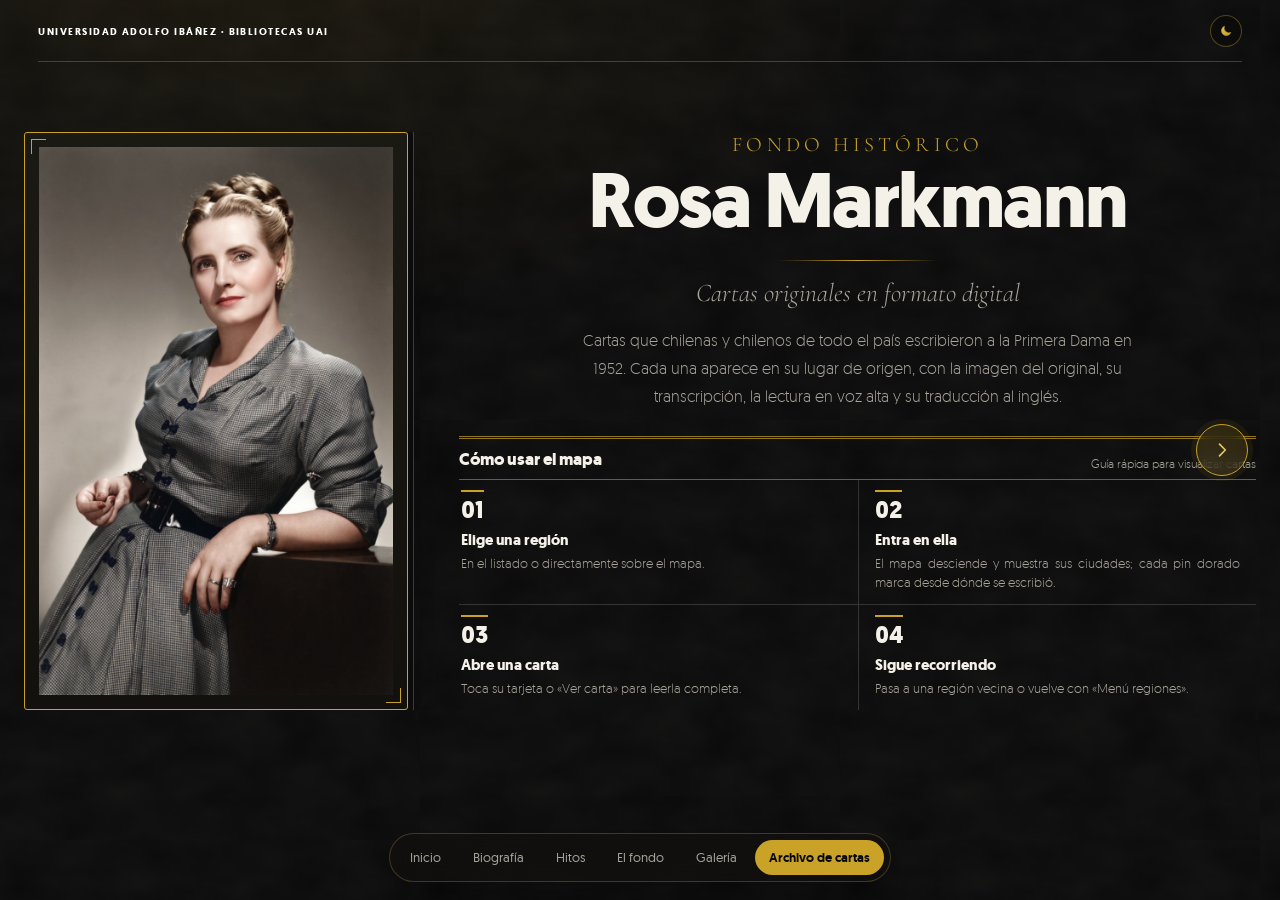
<file: archivo/carta/index.html>
<!doctype html>
<html lang="es"><head><meta charset="utf-8"><meta name="viewport" content="width=device-width,initial-scale=1">
<title>Archivo de cartas — Fondo Rosa Markmann · Bibliotecas UAI</title>
<meta name="robots" content="noindex">
<!-- El visor antiguo se reemplazó por el lector de /archivo/. Esta página mantiene vivos los enlaces del tipo carta/?carta=N. -->
<script>location.replace('../' + location.search);</script>
<meta http-equiv="refresh" content="0; url=../">
<style>body{margin:0;min-height:100vh;display:grid;place-items:center;background:#0a0a0b;color:#f4f1e8;font:15px/1.5 sans-serif}a{color:#e6c866}</style>
</head><body><p><a href="../">Ir al archivo de cartas</a></p></body></html>
</file>
